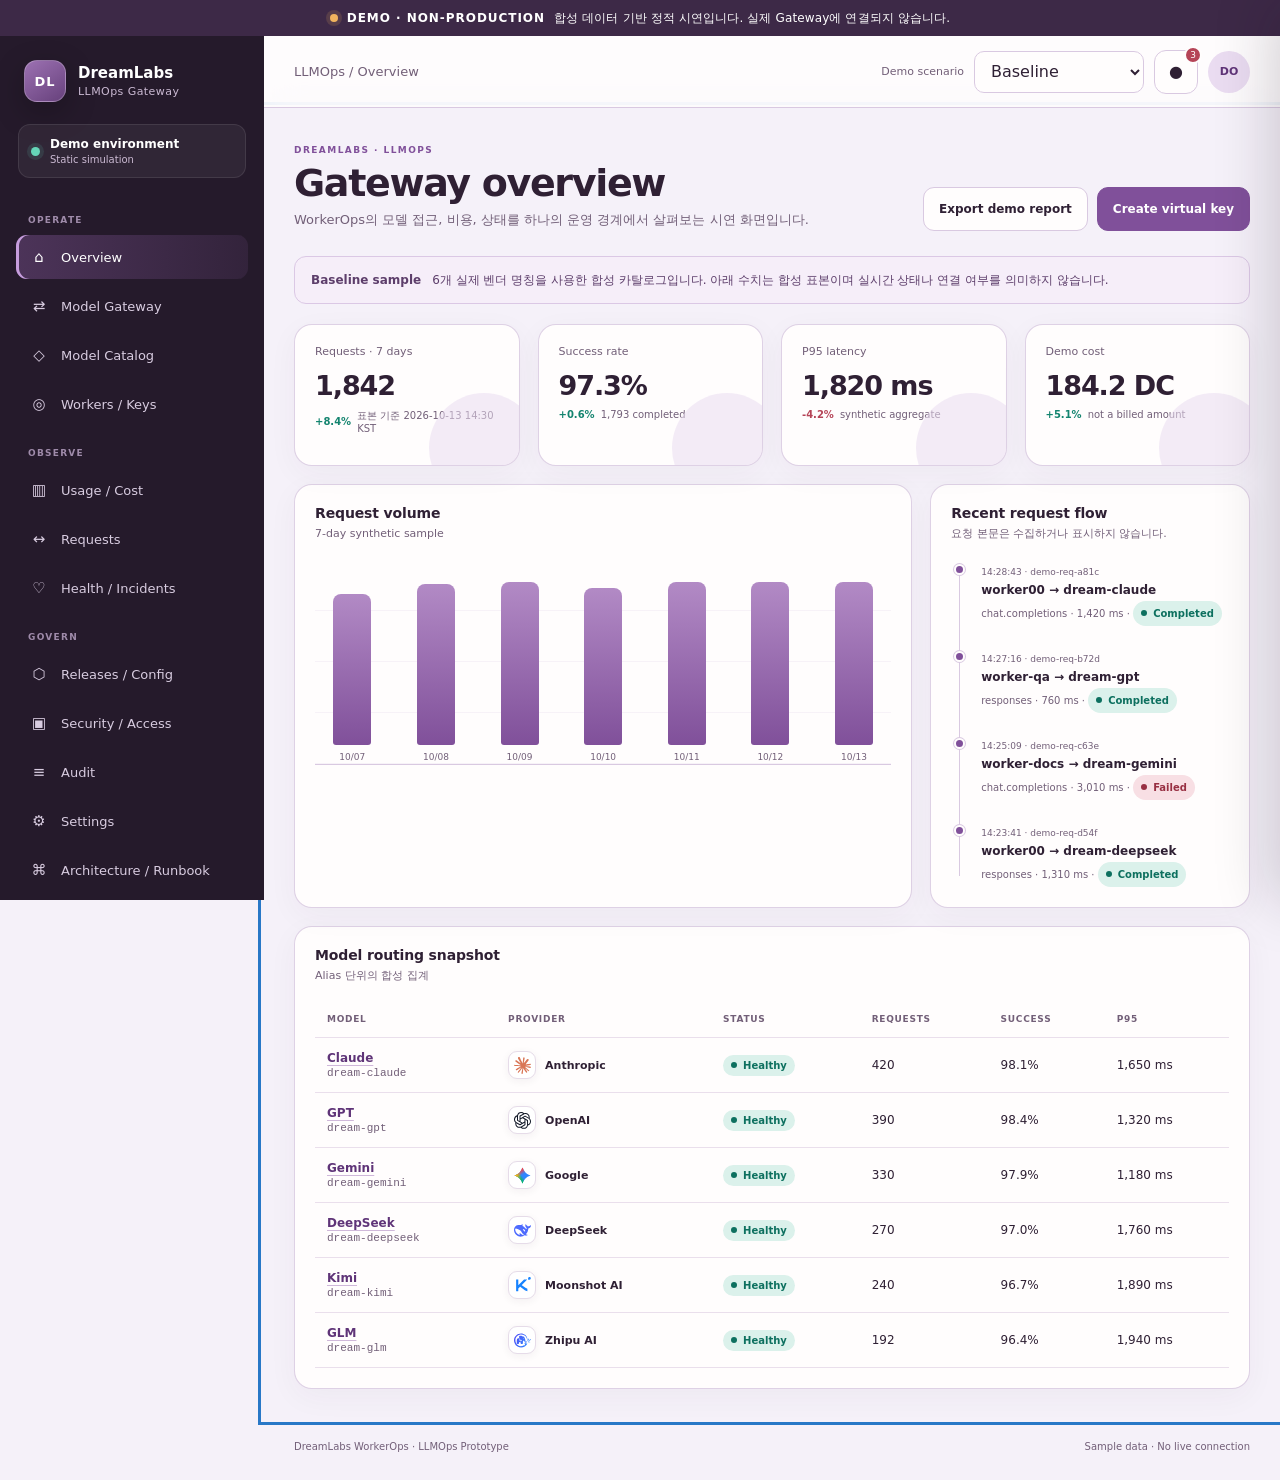
<file: site/index.html>
<!doctype html>
<html lang="ko">
<head>
  <meta charset="utf-8">
  <meta name="viewport" content="width=device-width, initial-scale=1">
  <meta name="description" content="DreamLabs LLMOps 모델 게이트웨이 운영 콘솔 정적 데모">
  <meta name="theme-color" content="#251a2b">
  <title>DreamLabs LLMOps · Demo Console</title>
  <link rel="stylesheet" href="./assets/app.css">
</head>
<body>
  <a class="skip-link" href="#main-content">본문으로 건너뛰기</a>
  <div class="demo-banner" role="status">
    <span class="demo-dot" aria-hidden="true"></span>
    <strong>DEMO · NON-PRODUCTION</strong>
    <span>합성 데이터 기반 정적 시연입니다. 실제 Gateway에 연결되지 않습니다.</span>
  </div>

  <div class="app-shell">
    <aside class="sidebar" id="sidebar" aria-label="주 탐색">
      <a class="brand" href="#/overview" aria-label="DreamLabs LLMOps 홈">
        <span class="brand-mark" aria-hidden="true">DL</span>
        <span><b>DreamLabs</b><small>LLMOps Gateway</small></span>
      </a>
      <div class="environment-card">
        <span class="status-dot" aria-hidden="true"></span>
        <span><b>Demo environment</b><small>Static simulation</small></span>
      </div>
      <nav class="nav-list" id="primary-nav"></nav>
      <div class="sidebar-footer">
        <div class="mini-label">Endpoint preview</div>
        <code>llmops.workers<br>.dreamlabs.co.kr</code>
        <span class="static-badge">STATIC · SAFE</span>
      </div>
    </aside>

    <div class="main-column">
      <header class="topbar">
        <button class="icon-button menu-button" id="menu-button" type="button" aria-label="메뉴 열기" aria-expanded="false" aria-controls="sidebar">
          <span aria-hidden="true">☰</span>
        </button>
        <div class="breadcrumb" id="breadcrumb">LLMOps / Overview</div>
        <div class="topbar-actions">
          <label class="select-label" for="scenario-select">Demo scenario</label>
          <select id="scenario-select" aria-label="데모 시나리오 선택">
            <option value="normal">Baseline</option>
            <option value="degraded">Degraded</option>
            <option value="incident">Incident drill</option>
          </select>
          <button class="icon-button" id="notification-button" type="button" aria-label="데모 알림 보기">
            <span aria-hidden="true">●</span><span class="notification-count">3</span>
          </button>
          <div class="avatar" aria-label="Demo operator">DO</div>
        </div>
      </header>

      <main id="main-content" tabindex="-1"></main>
      <footer class="app-footer">
        <span>DreamLabs WorkerOps · LLMOps Prototype</span>
        <span>Sample data · No live connection</span>
      </footer>
    </div>
  </div>

  <button class="sidebar-scrim" id="sidebar-scrim" type="button" aria-label="메뉴 닫기"></button>

  <div class="drawer-backdrop" id="drawer-backdrop" hidden></div>
  <aside class="detail-drawer" id="detail-drawer" role="dialog" aria-modal="true" aria-labelledby="drawer-title" aria-hidden="true" inert>
    <div class="drawer-header">
      <div><span class="eyebrow">DEMO DETAIL</span><h2 id="drawer-title">상세 정보</h2></div>
      <button class="icon-button" id="drawer-close" type="button" aria-label="상세 패널 닫기">×</button>
    </div>
    <div class="drawer-body" id="drawer-body"></div>
  </aside>

  <div class="toast" id="toast" role="status" aria-live="polite" aria-atomic="true"></div>
  <noscript>이 데모 콘솔은 화면 전환을 위해 JavaScript가 필요합니다.</noscript>
  <script src="./assets/app.js" defer></script>
</body>
</html>
</file>
<file: site/assets/app.css>
:root {
  color-scheme: light;
  --bg: #f5f1f9;
  --surface: #fffdfd;
  --surface-2: #f0e9f5;
  --surface-3: #e5d8ee;
  --ink: #2f2034;
  --muted: #725f78;
  --line: #d9c9e1;
  --accent: #80509a;
  --accent-strong: #5f3478;
  --accent-soft: #eadcf1;
  --focus: #2878c7;
  --success: #14846f;
  --success-soft: #dbf1eb;
  --warning: #a65f13;
  --warning-soft: #faead5;
  --danger: #b54457;
  --danger-soft: #f8dfe4;
  --progress: #6b68c9;
  --progress-soft: #e4e4fa;
  --sidebar: #251a2b;
  --sidebar-muted: #cbbad3;
  --shadow: 0 18px 48px rgba(66, 40, 76, 0.1);
  --radius-sm: 12px;
  --radius: 18px;
  --radius-lg: 26px;
  --topbar-h: 72px;
  --sidebar-w: 264px;
  font-family: Inter, ui-sans-serif, system-ui, -apple-system, BlinkMacSystemFont, "Segoe UI", sans-serif;
}

* { box-sizing: border-box; }
html { scroll-behavior: smooth; }
body { margin: 0; min-width: 320px; background: var(--bg); color: var(--ink); }
button, select, input { font: inherit; }
button, a, select { -webkit-tap-highlight-color: transparent; }
a { color: inherit; }
:focus-visible { outline: 3px solid var(--focus); outline-offset: 3px; }

.skip-link { position: fixed; top: 8px; left: 8px; z-index: 100; padding: 10px 14px; border-radius: 8px; background: #fff; color: #111; transform: translateY(-150%); }
.skip-link:focus { transform: translateY(0); }
.demo-banner { min-height: 36px; padding: 8px 20px; display: flex; align-items: center; justify-content: center; gap: 9px; background: #3d2947; color: #fff; font-size: 12px; letter-spacing: .01em; position: sticky; top: 0; z-index: 50; }
.demo-banner strong { letter-spacing: .08em; }
.demo-dot { width: 8px; height: 8px; border-radius: 50%; background: #f2b45e; box-shadow: 0 0 0 4px rgba(242,180,94,.15); }
.app-shell { min-height: calc(100vh - 36px); }

.sidebar { position: fixed; inset: 36px auto 0 0; z-index: 40; width: var(--sidebar-w); padding: 24px 16px; overflow-y: auto; background: var(--sidebar); color: #fff; display: flex; flex-direction: column; }
.brand { display: flex; align-items: center; gap: 12px; padding: 0 8px 20px; text-decoration: none; }
.brand-mark { width: 42px; height: 42px; display: grid; place-items: center; border: 1px solid rgba(255,255,255,.24); border-radius: 13px; background: linear-gradient(145deg,#9c71b2,#67417c); font-weight: 800; font-size: 13px; letter-spacing: .08em; box-shadow: 0 10px 30px rgba(0,0,0,.25); }
.brand b, .brand small { display: block; }
.brand b { font-size: 15px; }
.brand small { margin-top: 3px; color: var(--sidebar-muted); font-size: 11px; letter-spacing: .04em; }
.environment-card { margin: 2px 2px 20px; padding: 12px; display: flex; align-items: center; gap: 10px; border: 1px solid rgba(255,255,255,.09); border-radius: var(--radius-sm); background: rgba(255,255,255,.055); }
.environment-card b, .environment-card small { display: block; }
.environment-card b { font-size: 12px; }
.environment-card small { margin-top: 3px; color: var(--sidebar-muted); font-size: 10px; }
.status-dot { width: 9px; height: 9px; border-radius: 50%; background: #65d6b8; box-shadow: 0 0 0 4px rgba(101,214,184,.12); flex: 0 0 auto; }
.nav-list { display: grid; gap: 5px; }
.nav-group-label { margin: 17px 12px 5px; color: #9f8baa; font-size: 9px; font-weight: 800; letter-spacing: .14em; text-transform: uppercase; }
.nav-link { min-height: 44px; display: flex; align-items: center; gap: 11px; padding: 10px 12px; border-radius: 11px; color: #d8cce0; text-decoration: none; font-size: 13px; transition: background .16s ease, color .16s ease, transform .16s ease; }
.nav-link:hover { background: rgba(255,255,255,.07); color: #fff; transform: translateX(2px); }
.nav-link.active { background: linear-gradient(90deg, rgba(152,101,178,.34), rgba(152,101,178,.12)); color: #fff; box-shadow: inset 3px 0 #c69ddd; }
.nav-icon { width: 22px; text-align: center; font-size: 15px; }
.sidebar-footer { margin-top: auto; padding: 22px 11px 0; color: var(--sidebar-muted); }
.sidebar-footer code { display: block; margin: 6px 0 12px; color: #fff; font-size: 11px; line-height: 1.55; }
.mini-label { font-size: 9px; font-weight: 800; letter-spacing: .12em; text-transform: uppercase; }
.static-badge { display: inline-flex; padding: 5px 8px; border: 1px solid rgba(101,214,184,.3); border-radius: 999px; color: #8ce0c9; font-size: 9px; font-weight: 800; letter-spacing: .1em; }

.main-column { min-height: calc(100vh - 36px); margin-left: var(--sidebar-w); display: flex; flex-direction: column; }
.topbar { position: sticky; top: 36px; z-index: 30; height: var(--topbar-h); padding: 0 30px; display: flex; align-items: center; justify-content: space-between; gap: 16px; border-bottom: 1px solid var(--line); background: rgba(255,253,253,.9); backdrop-filter: blur(18px); }
.breadcrumb { font-size: 13px; color: var(--muted); }
.topbar-actions { display: flex; align-items: center; gap: 10px; }
.select-label { font-size: 11px; color: var(--muted); }
select, .field { min-height: 42px; padding: 0 36px 0 12px; border: 1px solid var(--line); border-radius: 10px; background: var(--surface); color: var(--ink); }
.icon-button { position: relative; width: 44px; height: 44px; display: inline-grid; place-items: center; border: 1px solid var(--line); border-radius: 12px; background: var(--surface); color: var(--ink); cursor: pointer; }
.icon-button:hover { background: var(--surface-2); }
.notification-count { position: absolute; top: -5px; right: -5px; width: 18px; height: 18px; display: grid; place-items: center; border: 2px solid var(--surface); border-radius: 50%; background: var(--danger); color: #fff; font-size: 9px; }
.avatar { width: 42px; height: 42px; display: grid; place-items: center; border-radius: 50%; background: var(--accent-soft); color: var(--accent-strong); font-size: 11px; font-weight: 800; }
.menu-button { display: none; }

main { flex: 1; width: 100%; max-width: 1536px; margin: 0 auto; padding: 30px; }
.page-head { margin-bottom: 25px; display: flex; align-items: flex-end; justify-content: space-between; gap: 20px; }
.eyebrow { display: inline-block; color: var(--accent); font-size: 9px; font-weight: 900; letter-spacing: .16em; text-transform: uppercase; }
.page-head h1 { margin: 7px 0 6px; font-size: clamp(25px, 3vw, 38px); line-height: 1.05; letter-spacing: -.035em; }
.page-head p { max-width: 760px; margin: 0; color: var(--muted); font-size: 13px; line-height: 1.6; }
.head-actions { display: flex; align-items: center; gap: 9px; flex-wrap: wrap; }
.button { min-height: 44px; padding: 0 15px; display: inline-flex; align-items: center; justify-content: center; gap: 8px; border: 1px solid var(--line); border-radius: 11px; background: var(--surface); color: var(--ink); text-decoration: none; cursor: pointer; font-weight: 700; font-size: 12px; }
.button:hover { background: var(--surface-2); }
.button.primary { border-color: var(--accent); background: var(--accent); color: #fff; }
.button.primary:hover { background: var(--accent-strong); }
.button[disabled] { cursor: not-allowed; opacity: .55; }

.notice { margin-bottom: 20px; padding: 14px 16px; display: flex; align-items: flex-start; gap: 11px; border: 1px solid #dbc8e5; border-radius: var(--radius-sm); background: #f6eef9; color: #5d3e6b; font-size: 12px; line-height: 1.55; }
.notice strong { white-space: nowrap; }
.notice.warning { border-color: #efcc9e; background: var(--warning-soft); color: #71400d; }
.notice.danger { border-color: #e8b7c0; background: var(--danger-soft); color: #7f2c3b; }
.grid { display: grid; gap: 18px; }
.grid.metrics { grid-template-columns: repeat(4, minmax(0,1fr)); }
.grid.two { grid-template-columns: minmax(0,1.45fr) minmax(300px,.75fr); }
.grid.three { grid-template-columns: repeat(3,minmax(0,1fr)); }
.card { min-width: 0; padding: 20px; border: 1px solid rgba(217,201,225,.85); border-radius: var(--radius); background: var(--surface); box-shadow: 0 8px 30px rgba(66,40,76,.045); }
.card-header { margin-bottom: 17px; display: flex; align-items: flex-start; justify-content: space-between; gap: 12px; }
.card-title { margin: 0; font-size: 14px; letter-spacing: -.01em; }
.card-subtitle { margin: 5px 0 0; color: var(--muted); font-size: 11px; line-height: 1.5; }
.metric-card { position: relative; overflow: hidden; min-height: 142px; }
.metric-card::after { content: ""; position: absolute; right: -20px; bottom: -38px; width: 110px; height: 110px; border-radius: 50%; background: var(--accent-soft); opacity: .55; }
.metric-label { color: var(--muted); font-size: 11px; }
.metric-value { margin: 12px 0 8px; font-size: 27px; font-weight: 800; letter-spacing: -.04em; }
.metric-foot { display: flex; align-items: center; gap: 6px; color: var(--muted); font-size: 10px; }
.trend-up { color: var(--success); font-weight: 800; }
.trend-down { color: var(--danger); font-weight: 800; }
.section-gap { margin-top: 18px; }

.badge, .status-badge { display: inline-flex; align-items: center; gap: 6px; padding: 5px 8px; border-radius: 999px; font-size: 10px; font-weight: 800; white-space: nowrap; }
.badge { background: var(--surface-2); color: var(--muted); }
.status-badge::before { content: ""; width: 6px; height: 6px; border-radius: 50%; background: currentColor; }
.status-badge.healthy, .status-badge.active, .status-badge.resolved { background: var(--success-soft); color: #0d705f; }
.status-badge.degraded, .status-badge.pending, .status-badge.monitoring { background: var(--warning-soft); color: #8b4b0d; }
.status-badge.incident, .status-badge.revoked { background: var(--danger-soft); color: #982f42; }
.status-badge.demo { background: var(--progress-soft); color: #5450ab; }

.table-wrap { width: 100%; overflow-x: auto; }
table { width: 100%; border-collapse: collapse; font-size: 12px; }
th, td { padding: 13px 12px; border-bottom: 1px solid #eadfec; text-align: left; vertical-align: middle; white-space: nowrap; }
th { color: var(--muted); font-size: 9px; letter-spacing: .08em; text-transform: uppercase; }
tbody tr { transition: background .14s ease; }
tbody tr:hover { background: #faf6fb; }
.table-link { border: 0; padding: 0; background: transparent; color: var(--accent-strong); cursor: pointer; font-weight: 800; text-decoration: underline; text-decoration-color: #cfb8da; text-underline-offset: 3px; }
.provider-mark { display: inline-flex; align-items: center; gap: 9px; min-width: 0; }
.provider-icon { width: 28px; height: 28px; display: inline-grid; flex: 0 0 auto; place-items: center; overflow: hidden; border: 1px solid #e6dce9; border-radius: 9px; background: #fff; box-shadow: 0 2px 8px rgba(47,32,52,.06); }
.provider-icon.small { width: 23px; height: 23px; border-radius: 7px; }
.provider-icon img { width: 17px; height: 17px; display: block; object-fit: contain; }
.provider-icon.small img { width: 14px; height: 14px; }
.provider-copy { display: inline-flex; min-width: 0; flex-direction: column; gap: 2px; }
.provider-copy b { color: var(--text); font-size: 11px; }
.provider-copy small { color: var(--muted); font-size: 9px; }
.model-progress-label { display: inline-flex; min-width: 0; align-items: center; gap: 8px; }
.detail-provider { margin: 17px 0 4px; padding: 13px; display: flex; align-items: center; justify-content: space-between; gap: 12px; border: 1px solid var(--line); border-radius: var(--radius-sm); background: #faf7fb; }
.muted { color: var(--muted); }
.mono { font-family: "SFMono-Regular", Consolas, monospace; font-size: .92em; }

.bar-chart { height: 205px; display: flex; align-items: flex-end; gap: clamp(8px,2vw,19px); padding: 22px 5px 2px; border-bottom: 1px solid var(--line); background-image: repeating-linear-gradient(to bottom, transparent 0, transparent 50px, #efe7f2 51px); }
.bar-item { flex: 1; height: 100%; min-width: 28px; display: flex; flex-direction: column; align-items: center; justify-content: flex-end; gap: 7px; }
.bar { width: min(38px,80%); min-height: 4px; border-radius: 8px 8px 3px 3px; background: linear-gradient(to top,var(--accent),#b28ac5); transition: height .5s ease; }
.bar-item small { color: var(--muted); font-size: 9px; }
.stack { display: grid; gap: 13px; }
.progress-row { display: grid; grid-template-columns: minmax(90px,1fr) 2fr 48px; align-items: center; gap: 12px; font-size: 11px; }
.progress-track { height: 8px; overflow: hidden; border-radius: 999px; background: var(--surface-2); }
.progress-fill { height: 100%; border-radius: inherit; background: var(--accent); }
.progress-fill.success { background: var(--success); }
.progress-fill.warning { background: var(--warning); }

.filters { margin-bottom: 16px; display: flex; align-items: center; gap: 9px; flex-wrap: wrap; }
.search-field { min-width: min(280px,100%); padding-left: 37px; background-image: radial-gradient(circle at 18px 50%, transparent 5px, var(--muted) 5.5px, var(--muted) 6.5px, transparent 7px); }
.filter-chip { min-height: 38px; padding: 0 12px; border: 1px solid var(--line); border-radius: 999px; background: var(--surface); color: var(--muted); cursor: pointer; font-size: 11px; }
.filter-chip.active { border-color: var(--accent); background: var(--accent-soft); color: var(--accent-strong); font-weight: 800; }
.filter-count { margin-left: auto; color: var(--muted); font-size: 11px; }

.timeline { position: relative; display: grid; gap: 0; }
.timeline::before { content: ""; position: absolute; left: 8px; top: 11px; bottom: 11px; width: 1px; background: var(--line); }
.timeline-item { position: relative; padding: 0 0 21px 30px; }
.timeline-item:last-child { padding-bottom: 0; }
.timeline-dot { position: absolute; left: 3px; top: 4px; width: 11px; height: 11px; border: 2px solid var(--surface); border-radius: 50%; background: var(--accent); box-shadow: 0 0 0 1px var(--line); }
.timeline-time { color: var(--muted); font-size: 9px; }
.timeline-item h3 { margin: 4px 0; font-size: 12px; }
.timeline-item p { margin: 0; color: var(--muted); font-size: 10px; line-height: 1.5; }

.architecture { display: grid; gap: 14px; }
.arch-row { display: grid; grid-template-columns: 1fr 44px 1.3fr 44px 1fr; align-items: center; gap: 8px; }
.arch-node { min-height: 96px; padding: 17px; display: flex; flex-direction: column; justify-content: center; border: 1px solid var(--line); border-radius: 15px; background: #faf7fb; text-align: center; }
.arch-node.primary { border-color: #b997c8; background: var(--accent-soft); }
.arch-node b { font-size: 12px; }
.arch-node span { margin-top: 5px; color: var(--muted); font-size: 10px; }
.arch-arrow { color: var(--accent); text-align: center; font-size: 20px; }
.runbook-list { counter-reset: step; display: grid; gap: 10px; }
.runbook-step { position: relative; min-height: 62px; padding: 13px 13px 13px 50px; border: 1px solid var(--line); border-radius: var(--radius-sm); background: #faf7fb; }
.runbook-step::before { counter-increment: step; content: counter(step); position: absolute; left: 13px; top: 12px; width: 26px; height: 26px; display: grid; place-items: center; border-radius: 8px; background: var(--accent); color: #fff; font-size: 10px; font-weight: 900; }
.runbook-step b { display: block; font-size: 11px; }
.runbook-step span { color: var(--muted); font-size: 10px; line-height: 1.5; }

.app-footer { padding: 22px 30px 28px; display: flex; justify-content: space-between; gap: 12px; color: var(--muted); font-size: 10px; }
.sidebar-scrim { display: none; }
.drawer-backdrop { position: fixed; inset: 0; z-index: 59; background: rgba(30,18,36,.32); }
.detail-drawer { position: fixed; inset: 0 0 0 auto; z-index: 60; width: min(480px,100%); padding: 23px; overflow-y: auto; background: var(--surface); box-shadow: -20px 0 55px rgba(30,18,36,.18); transform: translateX(102%); transition: transform .22s ease; }
.detail-drawer.open { transform: translateX(0); }
.drawer-header { padding-bottom: 18px; display: flex; justify-content: space-between; align-items: flex-start; border-bottom: 1px solid var(--line); }
.drawer-header h2 { margin: 5px 0 0; font-size: 20px; }
.drawer-body { padding-top: 19px; }
.detail-list { margin: 0; display: grid; grid-template-columns: 130px 1fr; gap: 0; }
.detail-list dt, .detail-list dd { margin: 0; padding: 11px 0; border-bottom: 1px solid #eee5f0; font-size: 11px; }
.detail-list dt { color: var(--muted); }
.detail-list dd { font-weight: 700; overflow-wrap: anywhere; }
.toast { position: fixed; right: 24px; bottom: 24px; z-index: 80; max-width: min(390px,calc(100vw - 48px)); padding: 13px 16px; border-radius: 12px; background: #2f2034; color: #fff; box-shadow: var(--shadow); font-size: 11px; line-height: 1.5; opacity: 0; transform: translateY(12px); pointer-events: none; transition: opacity .18s ease, transform .18s ease; }
.toast.show { opacity: 1; transform: translateY(0); }
.empty { padding: 48px 20px; color: var(--muted); text-align: center; }

@media (max-width: 1180px) {
  .grid.metrics { grid-template-columns: repeat(2,minmax(0,1fr)); }
  .grid.three { grid-template-columns: repeat(2,minmax(0,1fr)); }
}

@media (max-width: 820px) {
  .demo-banner { justify-content: flex-start; padding-inline: 14px; }
  .demo-banner span:last-child { overflow: hidden; text-overflow: ellipsis; white-space: nowrap; }
  .sidebar { transform: translateX(-105%); transition: transform .22s ease; box-shadow: 18px 0 45px rgba(30,18,36,.22); }
  .sidebar.open { transform: translateX(0); }
  .sidebar-scrim { position: fixed; inset: 36px 0 0; z-index: 35; width: 100%; height: auto; border: 0; background: rgba(30,18,36,.36); }
  .sidebar-scrim.show { display: block; }
  .main-column { margin-left: 0; }
  .menu-button { display: inline-grid; }
  .breadcrumb, .select-label { display: none; }
  .topbar { padding-inline: 16px; }
  main { padding: 22px 16px; }
  .grid.two, .grid.three { grid-template-columns: 1fr; }
  .page-head { align-items: flex-start; flex-direction: column; }
  .arch-row { grid-template-columns: 1fr; }
  .arch-arrow { transform: rotate(90deg); }
  .app-footer { padding-inline: 16px; flex-direction: column; }
}

@media (max-width: 560px) {
  .topbar-actions select { max-width: 130px; }
  .avatar { display: none; }
  .grid.metrics { grid-template-columns: 1fr; }
  .card { padding: 16px; }
  .filters { align-items: stretch; }
  .search-field { width: 100%; }
  .filter-count { width: 100%; margin-left: 0; }
  .progress-row { grid-template-columns: 90px 1fr 38px; }
  .detail-list { grid-template-columns: 1fr; }
  .detail-list dt { padding-bottom: 2px; border-bottom: 0; }
  .detail-list dd { padding-top: 2px; }
}

@media (prefers-reduced-motion: reduce) {
  *, *::before, *::after { scroll-behavior: auto !important; transition: none !important; animation: none !important; }
}
</file>
